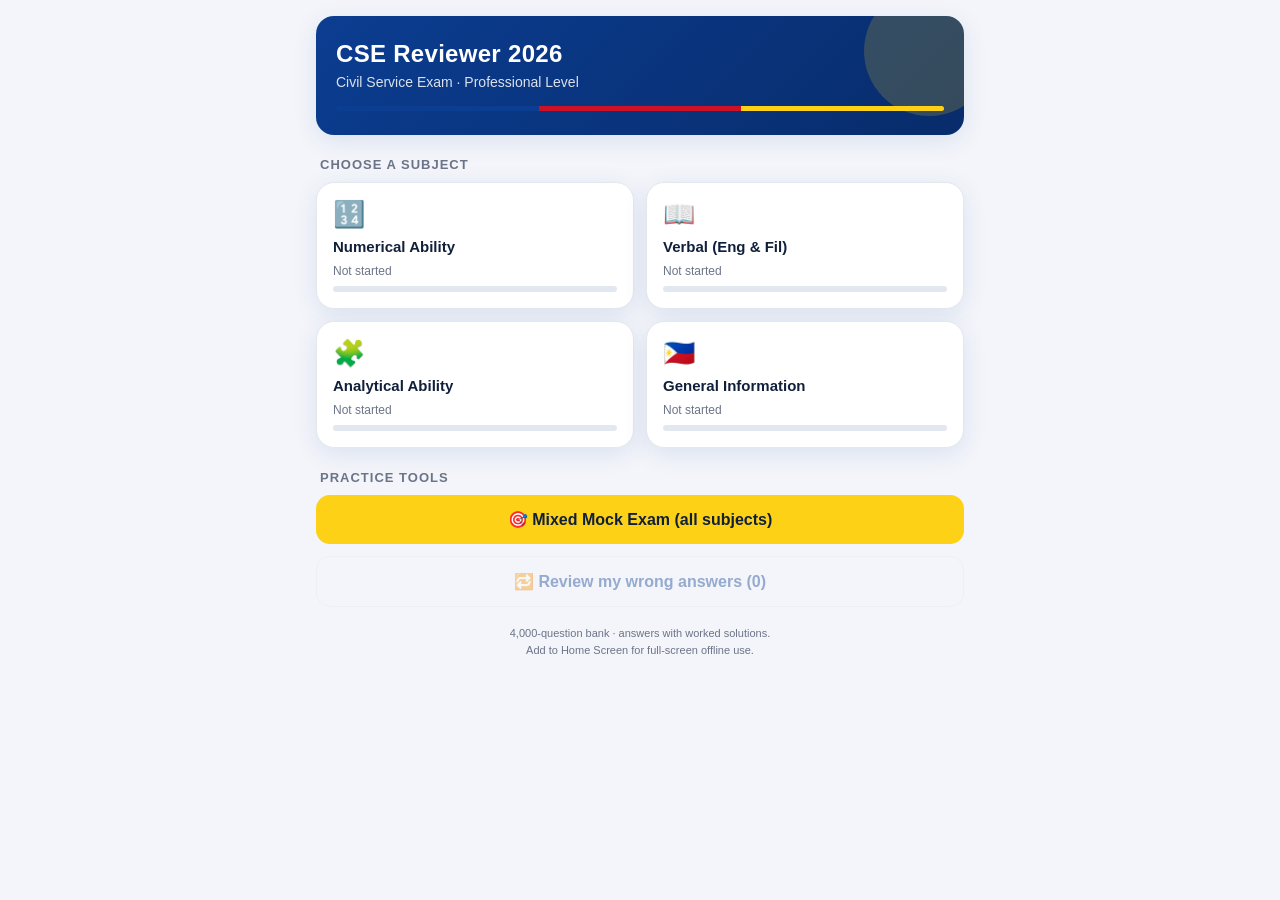
<file: index.html>
<!DOCTYPE html>
<html lang="en">
<head>
  <meta charset="UTF-8" />
  <meta name="viewport" content="width=device-width, initial-scale=1.0, viewport-fit=cover, maximum-scale=1.0, user-scalable=no" />
  <meta name="apple-mobile-web-app-capable" content="yes" />
  <meta name="apple-mobile-web-app-status-bar-style" content="black-translucent" />
  <meta name="apple-mobile-web-app-title" content="CSE Reviewer" />
  <meta name="theme-color" content="#0b3d91" />
  <link rel="manifest" href="manifest.json" />
  <link rel="apple-touch-icon" href="icons/icon-180.png" />
  <title>CSE Reviewer 2026</title>
  <link rel="stylesheet" href="styles.css" />
</head>
<body>
  <div id="app">
    <!-- Screens are injected by app.js -->
    <div id="screen" class="screen"></div>
  </div>
  <script src="app.js"></script>
</body>
</html>
</file>
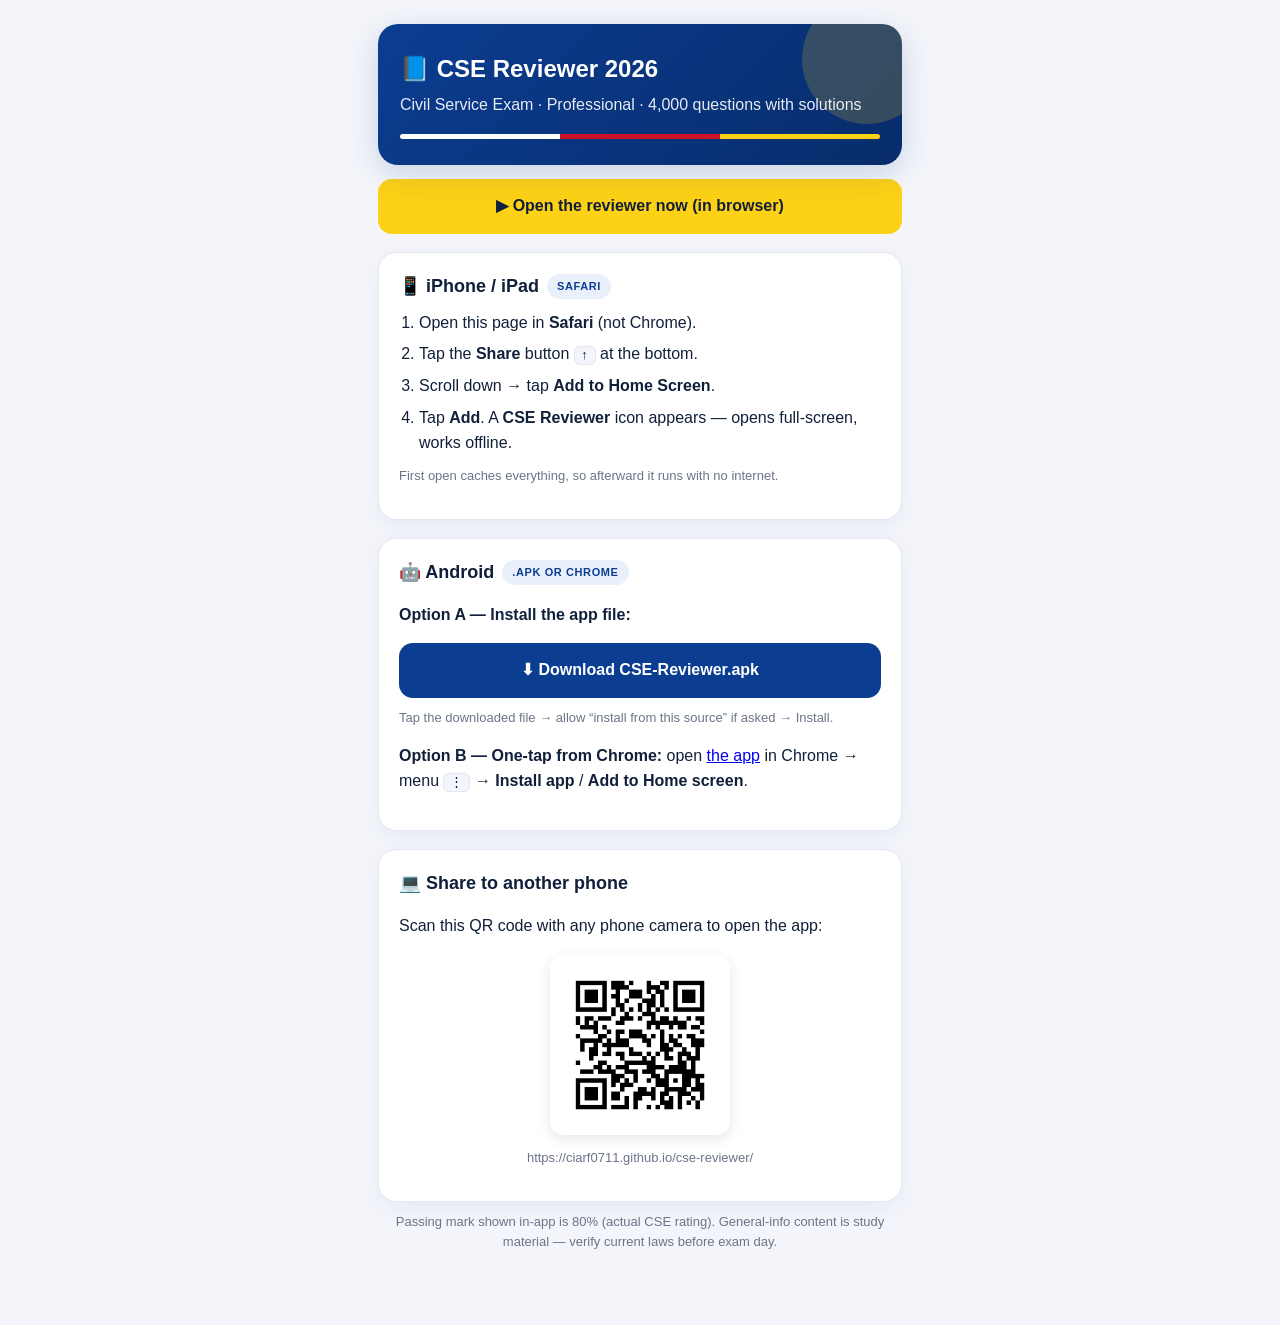
<file: install.html>
<!DOCTYPE html>
<html lang="en">
<head>
<meta charset="UTF-8"/>
<meta name="viewport" content="width=device-width, initial-scale=1.0"/>
<title>Install · CSE Reviewer 2026</title>
<style>
  :root{--navy:#0b3d91;--gold:#fcd116;--red:#ce1126;--ink:#11203a;--muted:#6b7488;--line:#e3e7ef}
  *{box-sizing:border-box}
  body{margin:0;font-family:-apple-system,BlinkMacSystemFont,"Segoe UI",Roboto,Arial,sans-serif;
       background:#f3f5fa;color:var(--ink);line-height:1.55}
  .wrap{max-width:560px;margin:0 auto;padding:24px 18px 60px}
  .hero{background:linear-gradient(135deg,var(--navy),#082c6b);color:#fff;border-radius:20px;
        padding:26px 22px;box-shadow:0 8px 30px rgba(11,61,145,.18);position:relative;overflow:hidden}
  .hero:before{content:"";position:absolute;right:-30px;top:-30px;width:130px;height:130px;background:var(--gold);opacity:.18;border-radius:50%}
  .hero h1{margin:0;font-size:24px}.hero p{margin:6px 0 0;opacity:.9}
  .flag{display:flex;height:5px;border-radius:3px;overflow:hidden;margin-top:16px}
  .flag i{flex:1}.flag i:nth-child(1){background:#fff}.flag i:nth-child(2){background:var(--red)}.flag i:nth-child(3){background:var(--gold)}
  .card{background:#fff;border:1px solid var(--line);border-radius:18px;padding:20px;margin-top:18px;box-shadow:0 6px 20px rgba(11,61,145,.06)}
  .card h2{margin:0 0 10px;font-size:18px;display:flex;align-items:center;gap:8px}
  ol{margin:8px 0 0;padding-left:20px}li{margin:7px 0}
  .btn{display:block;text-align:center;text-decoration:none;background:var(--navy);color:#fff;
       border-radius:14px;padding:15px;font-weight:700;margin-top:14px}
  .btn.gold{background:var(--gold);color:var(--ink)}
  .btn.ghost{background:#fff;color:var(--navy);border:1.5px solid var(--line)}
  .qr{display:block;width:180px;height:180px;margin:14px auto 6px;border:8px solid #fff;border-radius:14px;box-shadow:0 4px 14px rgba(0,0,0,.1)}
  .url{text-align:center;font-size:13px;color:var(--muted);word-break:break-all}
  .tag{display:inline-block;font-size:11px;font-weight:700;text-transform:uppercase;letter-spacing:.6px;
       background:#eaf0fb;color:var(--navy);padding:4px 10px;border-radius:999px}
  .note{font-size:13px;color:var(--muted);margin-top:10px}
  kbd{background:#f3f5fa;border:1px solid var(--line);border-radius:6px;padding:1px 6px;font-size:13px}
</style>
</head>
<body>
<div class="wrap">
  <div class="hero">
    <h1>📘 CSE Reviewer 2026</h1>
    <p>Civil Service Exam · Professional · 4,000 questions with solutions</p>
    <div class="flag"><i></i><i></i><i></i></div>
  </div>

  <a class="btn gold" href="index.html">▶ Open the reviewer now (in browser)</a>

  <div class="card">
    <h2>📱 iPhone / iPad <span class="tag">Safari</span></h2>
    <ol>
      <li>Open this page in <b>Safari</b> (not Chrome).</li>
      <li>Tap the <b>Share</b> button <kbd>↑</kbd> at the bottom.</li>
      <li>Scroll down → tap <b>Add to Home Screen</b>.</li>
      <li>Tap <b>Add</b>. A <b>CSE Reviewer</b> icon appears — opens full-screen, works offline.</li>
    </ol>
    <p class="note">First open caches everything, so afterward it runs with no internet.</p>
  </div>

  <div class="card">
    <h2>🤖 Android <span class="tag">.apk or Chrome</span></h2>
    <p><b>Option A — Install the app file:</b></p>
    <a class="btn" href="https://github.com/ciarf0711/cse-reviewer/raw/main/CSE-Reviewer.apk">⬇ Download CSE-Reviewer.apk</a>
    <p class="note">Tap the downloaded file → allow “install from this source” if asked → Install.</p>
    <p><b>Option B — One-tap from Chrome:</b> open <a href="index.html">the app</a> in Chrome →
       menu <kbd>⋮</kbd> → <b>Install app</b> / <b>Add to Home screen</b>.</p>
  </div>

  <div class="card">
    <h2>💻 Share to another phone</h2>
    <p>Scan this QR code with any phone camera to open the app:</p>
    <img class="qr" src="icons/qr.png" alt="QR code to open CSE Reviewer"/>
    <p class="url">https://ciarf0711.github.io/cse-reviewer/</p>
  </div>

  <p class="note" style="text-align:center">
    Passing mark shown in-app is 80% (actual CSE rating). General-info content is study material —
    verify current laws before exam day.
  </p>
</div>
</body>
</html>
</file>
<file: styles.css>
:root{
  --navy:#0b3d91;        /* PH government blue */
  --navy-dark:#082c6b;
  --gold:#fcd116;        /* PH flag yellow */
  --red:#ce1126;         /* PH flag red */
  --bg:#f3f5fa;
  --card:#ffffff;
  --ink:#11203a;
  --muted:#6b7488;
  --line:#e3e7ef;
  --green:#1c8a4d;
  --green-bg:#e6f6ed;
  --red-bg:#fdeaec;
  --shadow:0 6px 24px rgba(11,61,145,.10);
  --radius:18px;
}
*{box-sizing:border-box;-webkit-tap-highlight-color:transparent}
html,body{margin:0;height:100%}
body{
  font-family:-apple-system,BlinkMacSystemFont,"Segoe UI",Roboto,Helvetica,Arial,sans-serif;
  background:var(--bg);color:var(--ink);
  -webkit-font-smoothing:antialiased;
  overscroll-behavior-y:none;
}
#app{max-width:680px;margin:0 auto;min-height:100%;display:flex;flex-direction:column}
.screen{
  flex:1;display:flex;flex-direction:column;
  padding:calc(env(safe-area-inset-top) + 16px) 16px calc(env(safe-area-inset-bottom) + 16px);
  animation:fade .25s ease;
}
@keyframes fade{from{opacity:0;transform:translateY(6px)}to{opacity:1;transform:none}}

/* ---------- Header / Hero ---------- */
.hero{
  background:linear-gradient(135deg,var(--navy),var(--navy-dark));
  color:#fff;border-radius:var(--radius);padding:24px 20px;box-shadow:var(--shadow);
  position:relative;overflow:hidden;
}
.hero:before{content:"";position:absolute;right:-30px;top:-30px;width:130px;height:130px;background:var(--gold);opacity:.18;border-radius:50%}
.hero h1{margin:0;font-size:24px;letter-spacing:.3px}
.hero p{margin:6px 0 0;opacity:.85;font-size:14px}
.flag-strip{display:flex;height:5px;border-radius:3px;overflow:hidden;margin-top:16px}
.flag-strip i{flex:1}.flag-strip i:nth-child(1){background:var(--navy)}
.flag-strip i:nth-child(2){background:var(--red)}.flag-strip i:nth-child(3){background:var(--gold)}

.section-title{font-size:13px;text-transform:uppercase;letter-spacing:1px;color:var(--muted);margin:22px 4px 10px;font-weight:700}

/* ---------- Subject cards ---------- */
.grid{display:grid;grid-template-columns:1fr 1fr;gap:12px}
.card{
  background:var(--card);border-radius:var(--radius);padding:16px;box-shadow:var(--shadow);
  border:1px solid var(--line);cursor:pointer;transition:transform .12s,box-shadow .12s;
  display:flex;flex-direction:column;gap:8px;min-height:118px;
}
.card:active{transform:scale(.97)}
.card .emoji{font-size:26px}
.card .name{font-weight:700;font-size:15px;line-height:1.2}
.card .meta{font-size:12px;color:var(--muted);margin-top:auto}
.card .bar{height:6px;background:var(--line);border-radius:4px;overflow:hidden}
.card .bar>span{display:block;height:100%;background:var(--green)}

/* ---------- Buttons ---------- */
.btn{
  display:flex;align-items:center;justify-content:center;gap:8px;
  border:none;border-radius:14px;padding:15px 18px;font-size:16px;font-weight:700;
  cursor:pointer;width:100%;transition:transform .1s,opacity .2s;font-family:inherit;
}
.btn:active{transform:scale(.98)}
.btn-primary{background:var(--navy);color:#fff}
.btn-gold{background:var(--gold);color:#11203a}
.btn-ghost{background:transparent;color:var(--navy);border:1.5px solid var(--line)}
.btn-block{margin-top:12px}
.btn:disabled{opacity:.4;cursor:default}

.row{display:flex;gap:10px}
.row .btn{flex:1}

/* ---------- Mode chips ---------- */
.chips{display:flex;flex-wrap:wrap;gap:8px;margin:6px 0 4px}
.chip{
  padding:9px 14px;border-radius:999px;border:1.5px solid var(--line);background:#fff;
  font-size:14px;font-weight:600;cursor:pointer;color:var(--ink)
}
.chip.active{background:var(--navy);color:#fff;border-color:var(--navy)}

/* ---------- Quiz ---------- */
.qbar{display:flex;align-items:center;gap:12px;margin-bottom:8px}
.qbar .back{font-size:22px;background:none;border:none;color:var(--navy);cursor:pointer;padding:4px 8px}
.qbar .count{font-weight:700;font-size:14px}
.qbar .timer{margin-left:auto;font-variant-numeric:tabular-nums;font-weight:700;background:#fff;border:1px solid var(--line);padding:6px 12px;border-radius:999px;font-size:14px}
.qbar .timer.warn{color:var(--red);border-color:var(--red)}
.progress{height:8px;background:var(--line);border-radius:6px;overflow:hidden;margin-bottom:18px}
.progress>span{display:block;height:100%;background:var(--gold);transition:width .3s}

.qcard{background:var(--card);border-radius:var(--radius);box-shadow:var(--shadow);padding:20px;border:1px solid var(--line)}
.qtag{font-size:11px;font-weight:700;text-transform:uppercase;letter-spacing:.8px;color:var(--navy);background:#eaf0fb;display:inline-block;padding:4px 10px;border-radius:999px;margin-bottom:12px}
.qtext{font-size:18px;line-height:1.5;font-weight:600;white-space:pre-wrap}
.passage{background:#f7f9fd;border-left:3px solid var(--navy);padding:12px 14px;border-radius:8px;margin-bottom:14px;font-size:15px;line-height:1.55;white-space:pre-wrap}

.opts{display:flex;flex-direction:column;gap:10px;margin-top:18px}
.opt{
  display:flex;gap:12px;align-items:flex-start;background:#fff;border:1.5px solid var(--line);
  border-radius:14px;padding:14px;cursor:pointer;font-size:15px;line-height:1.4;transition:.12s;
}
.opt:active{transform:scale(.99)}
.opt .key{
  flex:none;width:26px;height:26px;border-radius:8px;background:var(--bg);border:1px solid var(--line);
  display:flex;align-items:center;justify-content:center;font-weight:700;font-size:13px
}
.opt.correct{background:var(--green-bg);border-color:var(--green)}
.opt.correct .key{background:var(--green);color:#fff;border-color:var(--green)}
.opt.wrong{background:var(--red-bg);border-color:var(--red)}
.opt.wrong .key{background:var(--red);color:#fff;border-color:var(--red)}
.opt.disabled{cursor:default}

.explain{margin-top:16px;background:#fffdf2;border:1px solid var(--gold);border-radius:14px;padding:14px;font-size:14px;line-height:1.55;display:none}
.explain.show{display:block;animation:fade .25s}
.explain b{color:var(--navy)}

/* ---------- Results ---------- */
.score-ring{width:160px;height:160px;margin:10px auto 4px;position:relative}
.score-ring svg{transform:rotate(-90deg)}
.score-ring .num{position:absolute;inset:0;display:flex;flex-direction:column;align-items:center;justify-content:center}
.score-ring .num b{font-size:40px}
.score-ring .num small{color:var(--muted)}
.stat-row{display:flex;gap:10px;margin-top:14px}
.stat{flex:1;background:#fff;border:1px solid var(--line);border-radius:14px;padding:14px;text-align:center}
.stat b{display:block;font-size:22px}
.stat small{color:var(--muted);font-size:12px}

.hint{font-size:13px;color:var(--muted);text-align:center;margin-top:14px;line-height:1.5}
.footer-note{font-size:11px;color:var(--muted);text-align:center;margin-top:18px;line-height:1.5}
.center{text-align:center}
.spacer{flex:1}
.loading{display:flex;flex-direction:column;align-items:center;justify-content:center;flex:1;gap:14px;color:var(--muted)}
.spin{width:34px;height:34px;border:3px solid var(--line);border-top-color:var(--navy);border-radius:50%;animation:rot 1s linear infinite}
@keyframes rot{to{transform:rotate(360deg)}}
</file>
